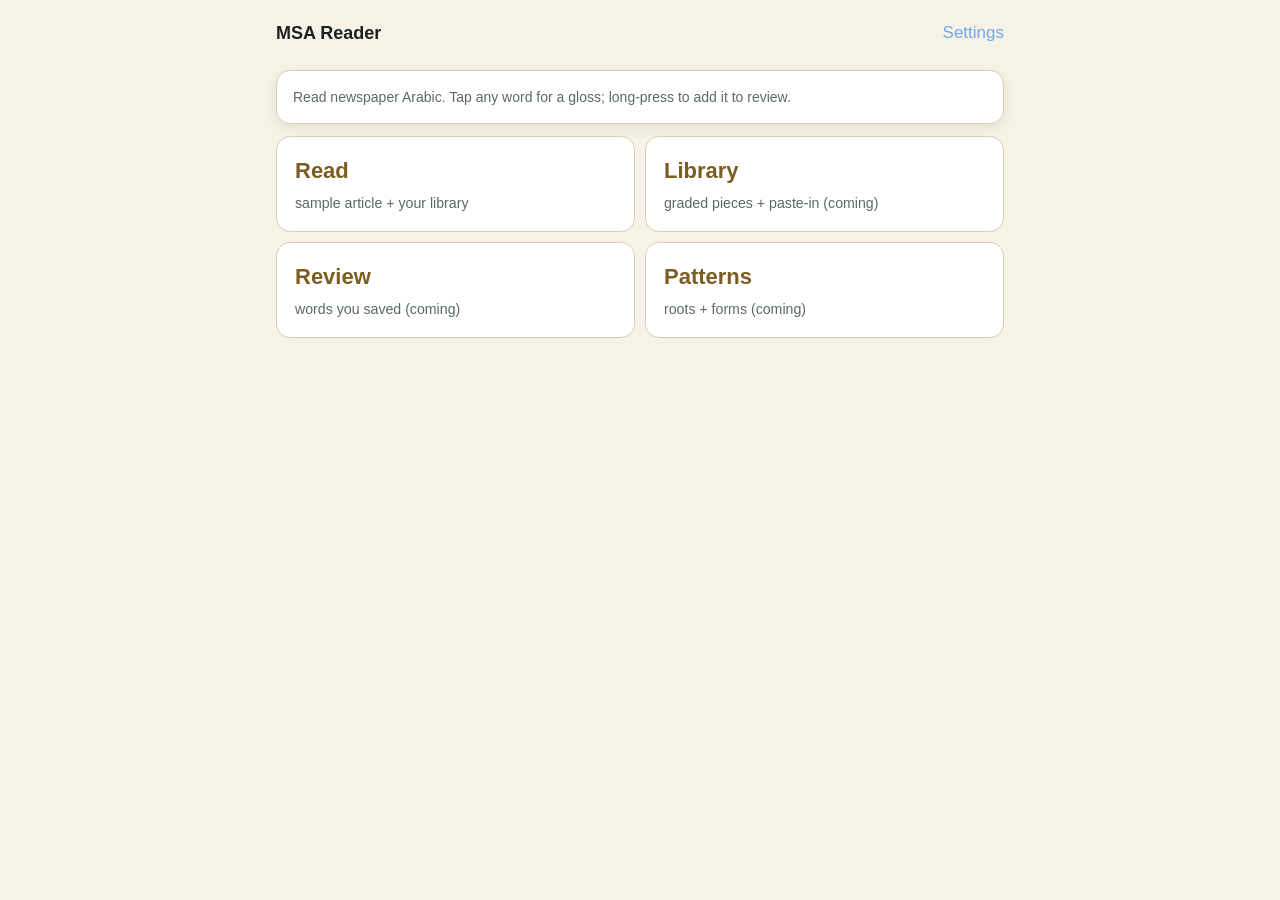
<file: arabic-newspaper/index.html>
<!doctype html>
<html lang="en">
<head>
  <meta charset="utf-8" />
  <meta name="viewport" content="width=device-width, initial-scale=1, viewport-fit=cover" />
  <meta name="theme-color" content="#0e1822" />
  <meta name="color-scheme" content="dark light" />
  <title>MSA Reader</title>
  <link rel="manifest" href="./manifest.webmanifest" />
  <link rel="icon" href="./icon.svg" type="image/svg+xml" />
  <link rel="apple-touch-icon" href="./icon.svg" />
  <link rel="stylesheet" href="./styles.css" />
</head>
<body>
  <main id="app" aria-live="polite">
    <div class="boot">Loading…</div>
  </main>
  <div id="popup" class="popup" role="dialog" aria-modal="true" hidden></div>
  <div id="toast" class="toast" role="status" aria-live="polite" hidden></div>
  <script type="module" src="./src/main.js"></script>
</body>
</html>
</file>
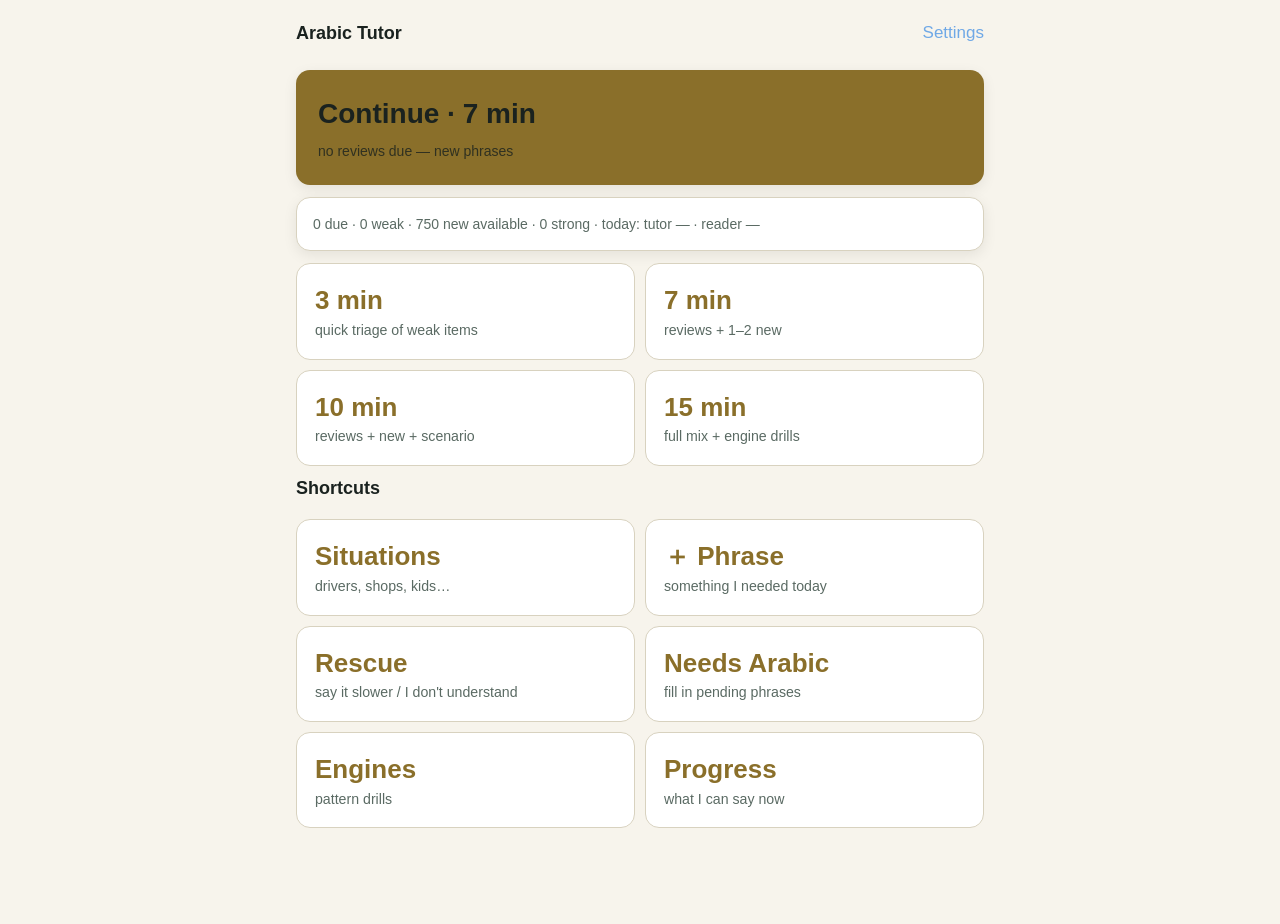
<file: arabic-tutor/index.html>
<!doctype html>
<html lang="en">
<head>
  <meta charset="utf-8" />
  <meta name="viewport" content="width=device-width, initial-scale=1, viewport-fit=cover" />
  <meta name="theme-color" content="#0f1f1a" />
  <meta name="color-scheme" content="dark light" />
  <title>Arabic Tutor</title>
  <link rel="manifest" href="./manifest.webmanifest" />
  <link rel="icon" href="./icon.svg" type="image/svg+xml" />
  <link rel="apple-touch-icon" href="./icon.svg" />
  <link rel="stylesheet" href="./styles.css" />
</head>
<body>
  <main id="app" aria-live="polite">
    <div class="boot">Loading…</div>
  </main>
  <div id="toast" class="toast" role="status" aria-live="polite" hidden></div>
  <script type="module" src="./src/main.js"></script>
</body>
</html>
</file>
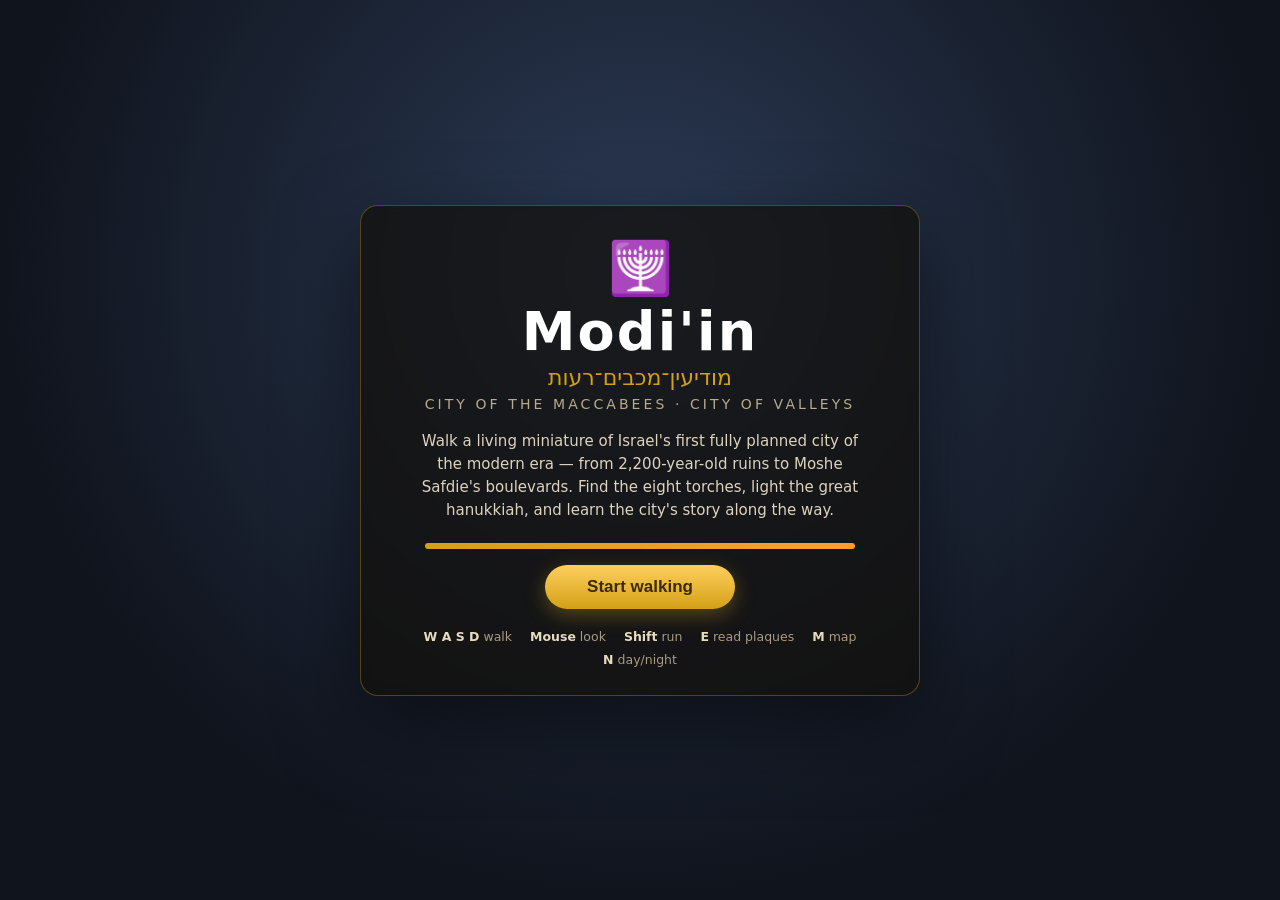
<file: modiin-simulator/index.html>
<!DOCTYPE html>
<html lang="en" dir="ltr">
<head>
<meta charset="utf-8">
<meta name="viewport" content="width=device-width, initial-scale=1, maximum-scale=1, user-scalable=no">
<title>Modi'in — City Walk | מודיעין־מכבים־רעות</title>
<meta name="description" content="Walk through a living miniature of Modi'in-Maccabim-Re'ut — from the Maccabees' hometown to Moshe Safdie's city of valleys.">
<link rel="stylesheet" href="styles.css">
<link rel="icon" href="data:image/svg+xml,<svg xmlns='http://www.w3.org/2000/svg' viewBox='0 0 100 100'><text y='80' font-size='80'>🕎</text></svg>">
<script type="importmap">
{ "imports": { "three": "./vendor/three.module.min.js" } }
</script>
</head>
<body>
<canvas id="scene"></canvas>

<!-- ── Loading / title screen ─────────────────────────── -->
<div id="intro" class="overlay">
  <div class="intro-card">
    <div class="intro-emblem">🕎</div>
    <h1>Modi'in</h1>
    <div class="intro-heb">מודיעין־מכבים־רעות</div>
    <p class="intro-tag">City of the Maccabees · City of Valleys</p>
    <p class="intro-desc">Walk a living miniature of Israel's first fully planned city of the modern era —
      from 2,200-year-old ruins to Moshe Safdie's boulevards. Find the eight torches,
      light the great hanukkiah, and learn the city's story along the way.</p>
    <div id="intro-progress"><div id="intro-bar"></div></div>
    <button id="start-btn" disabled>Preparing the hills…</button>
    <div class="intro-keys">
      <span><b>W A S D</b> walk</span><span><b>Mouse</b> look</span>
      <span><b>Shift</b> run</span><span><b>E</b> read plaques</span>
      <span><b>M</b> map</span><span><b>N</b> day/night</span>
    </div>
  </div>
</div>

<!-- ── HUD ────────────────────────────────────────────── -->
<div id="hud" class="hidden">
  <div id="compass"><div id="compass-strip"></div><div class="compass-notch"></div></div>

  <div id="location-banner" class="hidden">
    <div id="location-name"></div>
    <div id="location-sub"></div>
  </div>

  <div id="torch-tracker" title="Torches of the relay">
    <span id="torch-flames"></span>
    <span id="torch-count"></span>
  </div>

  <div id="prompt" class="hidden"><b>E</b> <span id="prompt-text"></span></div>

  <div id="minimap-wrap">
    <canvas id="minimap" width="220" height="220"></canvas>
    <div id="minimap-label">Modi'in</div>
  </div>

  <div id="hud-buttons">
    <button id="btn-map" title="Full map (M)">🗺️</button>
    <button id="btn-night" title="Day / night (N)">🌗</button>
    <button id="btn-help" title="Help (H)">❓</button>
  </div>

  <div id="crosshair"></div>

  <!-- touch controls -->
  <div id="stick-zone"><div id="stick-base"><div id="stick-nub"></div></div></div>
  <button id="touch-action" class="hidden">E</button>
</div>

<!-- ── Info card (plaques) ────────────────────────────── -->
<div id="card" class="overlay hidden">
  <div class="card-body">
    <div class="card-kicker" id="card-kicker"></div>
    <h2 id="card-title"></h2>
    <div class="card-heb" id="card-heb"></div>
    <div id="card-text"></div>
    <div id="card-quiz" class="hidden">
      <div class="quiz-q" id="quiz-q"></div>
      <div class="quiz-answers" id="quiz-answers"></div>
      <div class="quiz-result hidden" id="quiz-result"></div>
    </div>
    <button id="card-close">Continue walking ↵</button>
  </div>
</div>

<!-- ── Full map ───────────────────────────────────────── -->
<div id="bigmap-wrap" class="overlay hidden">
  <div class="bigmap-card">
    <h2>Modi'in-Maccabim-Re'ut <span class="bigmap-heb">מפת העיר</span></h2>
    <canvas id="bigmap" width="900" height="700"></canvas>
    <div class="bigmap-hint">Click anywhere to close · Gold dots are places worth visiting</div>
  </div>
</div>

<!-- ── Toast ──────────────────────────────────────────── -->
<div id="toast" class="hidden"></div>

<script type="module" src="src/main.js"></script>
</body>
</html>
</file>
<file: arabic-newspaper/styles.css>
@font-face {
  font-family: 'Noto Naskh Arabic';
  font-style: normal;
  font-weight: 400 700;
  font-display: swap;
  src: url('./fonts/NotoNaskhArabic-400.woff2') format('woff2');
  unicode-range: U+0600-06FF, U+0750-077F, U+08A0-08FF, U+FB50-FDFF, U+FE70-FEFF;
}

:root {
  --bg: #0e1822;
  --surface: #16222e;
  --surface-2: #1f2d3b;
  --border: #2d3e4f;
  --text: #e6ecf2;
  --muted: #8aa0b3;
  --accent: #c8b58a;          /* warm cream, ink-on-paper feel */
  --accent-soft: #8a7d5a;
  --known: #5b8f6f;            /* word familiarity hints in Reader */
  --unknown: #c98a7a;
  --good: #5fbf8f;
  --hard: #d9b25a;
  --again: #d97a7a;
  --easy: #6fa8e6;
  --shadow: 0 6px 18px rgba(0,0,0,0.35);
  --radius: 14px;
  --radius-sm: 8px;
  --tap: 56px;
  color-scheme: dark;
}

@media (prefers-color-scheme: light) {
  :root {
    --bg: #f7f2e8;
    --surface: #ffffff;
    --surface-2: #efe7d4;
    --border: #d8cdb4;
    --text: #1a221f;
    --muted: #5a6a63;
    --accent: #7a5d20;
    --accent-soft: #b8a273;
    --known: #2e7a55;
    --unknown: #a74e3e;
    --shadow: 0 4px 14px rgba(0,0,0,0.08);
    color-scheme: light;
  }
}

* { box-sizing: border-box; }
[hidden] { display: none !important; }

:root {
  --ar-size: 28px;
  --ar-size-lg: 36px;
  --ar-size-sm: 20px;
  --ui-scale: 1;
}
:root[data-ar-size="xxsmall"] { --ar-size: 18px; --ar-size-lg: 22px; --ar-size-sm: 14px; }
:root[data-ar-size="xsmall"]  { --ar-size: 22px; --ar-size-lg: 28px; --ar-size-sm: 16px; }
:root[data-ar-size="small"]   { --ar-size: 24px; --ar-size-lg: 30px; --ar-size-sm: 18px; }
:root[data-ar-size="medium"]  { --ar-size: 28px; --ar-size-lg: 36px; --ar-size-sm: 20px; }
:root[data-ar-size="large"]   { --ar-size: 34px; --ar-size-lg: 44px; --ar-size-sm: 24px; }
:root[data-ar-size="xlarge"]  { --ar-size: 42px; --ar-size-lg: 54px; --ar-size-sm: 28px; }

:root[data-ui-size="xxsmall"] { --ui-scale: 0.78; }
:root[data-ui-size="xsmall"]  { --ui-scale: 0.86; }
:root[data-ui-size="small"]   { --ui-scale: 0.92; }
:root[data-ui-size="medium"]  { --ui-scale: 1; }
:root[data-ui-size="large"]   { --ui-scale: 1.12; }
:root[data-ui-size="xlarge"]  { --ui-scale: 1.25; }

html, body {
  margin: 0;
  padding: 0;
  background: var(--bg);
  color: var(--text);
  font-family: -apple-system, BlinkMacSystemFont, 'Segoe UI', Roboto, 'Helvetica Neue', Arial, sans-serif;
  font-size: calc(17px * var(--ui-scale));
  line-height: 1.45;
  -webkit-font-smoothing: antialiased;
  overscroll-behavior-y: none;
}

body {
  min-height: 100dvh;
  padding: env(safe-area-inset-top) env(safe-area-inset-right) env(safe-area-inset-bottom) env(safe-area-inset-left);
}

#app {
  max-width: 760px;
  margin: 0 auto;
  padding: 16px 16px 96px;
}

.boot { text-align: center; color: var(--muted); padding: 40px 0; }

h1, h2, h3 { margin: 0 0 8px; line-height: 1.2; }
h1 { font-size: calc(22px * var(--ui-scale)); font-weight: 600; }
h2 { font-size: calc(18px * var(--ui-scale)); font-weight: 600; }
h3 { font-size: calc(16px * var(--ui-scale)); font-weight: 600; }

p  { margin: 0 0 12px; }
a  { color: var(--easy); text-decoration: none; }
a:hover, a:focus { text-decoration: underline; }

button {
  font: inherit;
  background: var(--surface-2);
  color: var(--text);
  border: 1px solid var(--border);
  border-radius: var(--radius);
  padding: 12px 16px;
  min-height: var(--tap);
  cursor: pointer;
  transition: background 120ms ease, transform 80ms ease;
}
button:active { transform: translateY(1px); }
button:focus-visible { outline: 2px solid var(--accent); outline-offset: 2px; }
button.primary { background: var(--accent); color: #1a221f; border-color: transparent; font-weight: 600; }
button.ghost { background: transparent; }
button[disabled] { opacity: 0.5; cursor: not-allowed; }

.row { display: flex; gap: 8px; flex-wrap: wrap; }
.col { display: flex; flex-direction: column; gap: 12px; }
.spacer { flex: 1; }
.muted { color: var(--muted); font-size: calc(14px * var(--ui-scale)); }

.card {
  background: var(--surface);
  border: 1px solid var(--border);
  border-radius: var(--radius);
  padding: 16px;
  box-shadow: var(--shadow);
}

.tile {
  display: flex;
  flex-direction: column;
  align-items: stretch;
  justify-content: space-between;
  background: var(--surface);
  border: 1px solid var(--border);
  border-radius: var(--radius);
  padding: 18px;
  text-align: left;
  min-height: 96px;
}
.tile .big { font-size: calc(22px * var(--ui-scale)); font-weight: 700; color: var(--accent); }
.tile small { color: var(--muted); }

.grid-2 { display: grid; grid-template-columns: 1fr 1fr; gap: 10px; }

.appbar {
  display: flex;
  align-items: center;
  gap: 8px;
  padding: 4px 0 12px;
}
.appbar .title { font-weight: 600; font-size: calc(18px * var(--ui-scale)); }

/* Arabic blocks (RTL, Naskh) — used by the Reader and word popup */
.ar {
  direction: rtl;
  unicode-bidi: isolate;
  font-family: 'Noto Naskh Arabic', 'Amiri', 'Scheherazade New', serif;
  font-size: var(--ar-size);
  line-height: 2;
  text-align: right;
}
.ar.lg { font-size: var(--ar-size-lg); line-height: 1.7; }
.ar.sm { font-size: var(--ar-size-sm); line-height: 1.7; }

/* Reader: the article body. Each tappable token is a span. */
.reader { background: var(--surface); border: 1px solid var(--border); border-radius: var(--radius); padding: 20px 16px; box-shadow: var(--shadow); }
.reader p { margin: 0 0 0.8em; }
.tok { cursor: pointer; padding: 0 1px; border-radius: 3px; transition: background 80ms ease; }
.tok:hover { background: color-mix(in srgb, var(--accent) 18%, transparent); }
.tok.known   { color: var(--known); }
.tok.unknown { color: var(--unknown); }
.tok.active  { background: color-mix(in srgb, var(--accent) 35%, transparent); }

/* Word popup — bottom sheet on phones, centered card on wider */
.popup {
  position: fixed; inset: auto 0 0 0;
  max-width: 720px; margin: 0 auto;
  background: var(--surface); border-top: 1px solid var(--border);
  border-radius: 18px 18px 0 0; padding: 16px;
  box-shadow: 0 -10px 28px rgba(0,0,0,0.4);
  z-index: 40; max-height: 70vh; overflow-y: auto;
}
.popup .gloss-row { display: flex; gap: 12px; align-items: baseline; flex-wrap: wrap; padding: 4px 0; }
.popup .gloss-label { color: var(--muted); font-size: calc(13px * var(--ui-scale)); min-width: 56px; }
.popup .gloss-val   { font-size: calc(15px * var(--ui-scale)); }
.popup .gloss-val.he { direction: rtl; font-family: 'Noto Naskh Arabic', serif; }
.popup .actions { display: flex; gap: 8px; margin-top: 14px; }

/* Toast */
.toast {
  position: fixed; left: 50%; bottom: 24px; transform: translateX(-50%);
  background: var(--surface-2); border: 1px solid var(--border); color: var(--text);
  padding: 10px 16px; border-radius: 999px; box-shadow: var(--shadow);
  z-index: 50; max-width: 90vw;
}
.toast[hidden] { display: none; }

.empty { text-align: center; color: var(--muted); padding: 32px 16px; }
</file>
<file: arabic-tutor/styles.css>
@font-face {
  font-family: 'Noto Naskh Arabic';
  font-style: normal;
  font-weight: 400 700;
  font-display: swap;
  src: url('./fonts/NotoNaskhArabic-400.woff2') format('woff2');
  unicode-range: U+0600-06FF, U+0750-077F, U+08A0-08FF, U+FB50-FDFF, U+FE70-FEFF;
}

:root {
  --bg: #0f1f1a;
  --surface: #16302a;
  --surface-2: #1d3a30;
  --border: #2a4a3e;
  --text: #e8efe9;
  --muted: #8fa89d;
  --accent: #e8d6a7;
  --good: #5fbf8f;
  --hard: #d9b25a;
  --again: #d97a7a;
  --easy: #6fa8e6;
  --shadow: 0 6px 18px rgba(0,0,0,0.35);
  --radius: 14px;
  --radius-sm: 8px;
  --tap: 56px;
  color-scheme: dark;
}

@media (prefers-color-scheme: light) {
  :root {
    --bg: #f7f4ec;
    --surface: #ffffff;
    --surface-2: #efe9d8;
    --border: #d8d2bf;
    --text: #1a221f;
    --muted: #5a6a63;
    --accent: #8a6f2a;
    --shadow: 0 4px 14px rgba(0,0,0,0.08);
    color-scheme: light;
  }
}

* { box-sizing: border-box; }
[hidden] { display: none !important; }

/* ---- Font-size scales (driven by data attributes on <html>) ---- */
:root {
  --ar-size: 36px;
  --ar-size-lg: 44px;
  --ar-size-sm: 24px;
  --ui-scale: 1;
}
:root[data-ar-size="xxsmall"] { --ar-size: 18px; --ar-size-lg: 22px; --ar-size-sm: 14px; }
:root[data-ar-size="xsmall"]  { --ar-size: 22px; --ar-size-lg: 28px; --ar-size-sm: 16px; }
:root[data-ar-size="small"]   { --ar-size: 28px; --ar-size-lg: 34px; --ar-size-sm: 20px; }
:root[data-ar-size="medium"]  { --ar-size: 36px; --ar-size-lg: 44px; --ar-size-sm: 24px; }
:root[data-ar-size="large"]   { --ar-size: 44px; --ar-size-lg: 54px; --ar-size-sm: 28px; }
:root[data-ar-size="xlarge"]  { --ar-size: 54px; --ar-size-lg: 66px; --ar-size-sm: 32px; }

:root[data-ui-size="xxsmall"] { --ui-scale: 0.78; }
:root[data-ui-size="xsmall"]  { --ui-scale: 0.86; }
:root[data-ui-size="small"]   { --ui-scale: 0.92; }
:root[data-ui-size="medium"]  { --ui-scale: 1; }
:root[data-ui-size="large"]   { --ui-scale: 1.12; }
:root[data-ui-size="xlarge"]  { --ui-scale: 1.25; }

html, body {
  margin: 0;
  padding: 0;
  background: var(--bg);
  color: var(--text);
  font-family: -apple-system, BlinkMacSystemFont, 'Segoe UI', Roboto, 'Helvetica Neue', Arial, sans-serif;
  font-size: calc(17px * var(--ui-scale));
  line-height: 1.45;
  -webkit-font-smoothing: antialiased;
  overscroll-behavior-y: none;
}

body {
  min-height: 100dvh;
  padding: env(safe-area-inset-top) env(safe-area-inset-right) env(safe-area-inset-bottom) env(safe-area-inset-left);
}

#app {
  max-width: 720px;
  margin: 0 auto;
  padding: 16px 16px 96px;
}

.boot {
  text-align: center;
  color: var(--muted);
  padding: 40px 0;
}

h1, h2, h3 { margin: 0 0 8px; line-height: 1.2; }
h1 { font-size: calc(22px * var(--ui-scale)); font-weight: 600; }
h2 { font-size: calc(18px * var(--ui-scale)); font-weight: 600; }
h3 { font-size: calc(16px * var(--ui-scale)); font-weight: 600; }

p { margin: 0 0 12px; }

a { color: var(--easy); text-decoration: none; }
a:hover, a:focus { text-decoration: underline; }

button {
  font: inherit;
  background: var(--surface-2);
  color: var(--text);
  border: 1px solid var(--border);
  border-radius: var(--radius);
  padding: 12px 16px;
  min-height: var(--tap);
  cursor: pointer;
  transition: background 120ms ease, transform 80ms ease;
}
button:active { transform: translateY(1px); }
button:focus-visible { outline: 2px solid var(--accent); outline-offset: 2px; }
button.primary { background: var(--accent); color: #1a221f; border-color: transparent; font-weight: 600; }
button.ghost { background: transparent; }
button[disabled] { opacity: 0.5; cursor: not-allowed; }

.row { display: flex; gap: 8px; flex-wrap: wrap; }
.col { display: flex; flex-direction: column; gap: 12px; }
.spacer { flex: 1; }
.muted { color: var(--muted); font-size: calc(14px * var(--ui-scale)); }

.card {
  background: var(--surface);
  border: 1px solid var(--border);
  border-radius: var(--radius);
  padding: 16px;
  box-shadow: var(--shadow);
}

.tile {
  display: flex;
  flex-direction: column;
  align-items: stretch;
  justify-content: space-between;
  background: var(--surface);
  border: 1px solid var(--border);
  border-radius: var(--radius);
  padding: 18px;
  text-align: left;
  min-height: 96px;
}
.tile .big { font-size: calc(26px * var(--ui-scale)); font-weight: 700; color: var(--accent); }
.tile small { color: var(--muted); }

/* The one dominant action on Home — mirrors msa-reader's Continue. */
.continue-btn {
  display: flex;
  flex-direction: column;
  align-items: flex-start;
  gap: 6px;
  background: var(--accent);
  color: #1a221f;
  border: none;
  border-radius: var(--radius);
  padding: 24px 22px;
  min-height: 110px;
  box-shadow: var(--shadow);
}
.continue-btn .continue-big { font-size: calc(28px * var(--ui-scale)); font-weight: 800; }
.continue-btn .continue-sub { font-size: calc(14px * var(--ui-scale)); opacity: 0.8; font-weight: 500; }

.grid-2 { display: grid; grid-template-columns: 1fr 1fr; gap: 10px; }

.appbar {
  display: flex;
  align-items: center;
  gap: 8px;
  padding: 4px 0 12px;
}
.appbar .title { font-weight: 600; font-size: calc(18px * var(--ui-scale)); }

/* Arabic blocks (size driven by --ar-size; UI scale doesn't apply) */
.ar {
  direction: rtl;
  unicode-bidi: isolate;
  font-family: 'Noto Naskh Arabic', 'Amiri', 'Scheherazade New', serif;
  font-size: var(--ar-size);
  line-height: 1.6;
  text-align: right;
}
.ar.lg { font-size: var(--ar-size-lg); }
.ar.sm { font-size: var(--ar-size-sm); line-height: 1.5; }

.translit { font-style: italic; color: var(--accent); font-size: calc(18px * var(--ui-scale)); }

/* Building-blocks list shown in the multi-step new-item intro */
.components { display: flex; flex-direction: column; gap: 6px; padding: 8px 0; }
.components-row { display: flex; gap: 4px; align-items: baseline; flex-wrap: wrap; }
.components-row .translit { font-size: calc(17px * var(--ui-scale)); }

.context { font-style: italic; color: var(--muted); font-size: calc(14px * var(--ui-scale)); line-height: 1.4; }
.context::before { content: '↳ '; opacity: 0.6; }
.note { background: var(--surface-2); border-left: 3px solid var(--accent); padding: 8px 12px; border-radius: var(--radius-sm); margin-top: 8px; font-size: calc(14px * var(--ui-scale)); color: var(--muted); }
.note.fusha { border-left-color: var(--easy); }
.tag { display: inline-block; background: var(--surface-2); color: var(--muted); border-radius: 999px; padding: 2px 10px; font-size: calc(12px * var(--ui-scale)); margin-right: 4px; }
.tag.leech { background: color-mix(in srgb, var(--again) 16%, var(--surface-2)); color: var(--again); }

/* Grade buttons */
.grades { display: grid; grid-template-columns: repeat(4, 1fr); gap: 8px; margin-top: 12px; }
.grades button { padding: 14px 8px; min-height: 64px; border-radius: var(--radius); font-weight: 600; }
.grades .again { background: color-mix(in srgb, var(--again) 16%, var(--surface)); border-color: var(--again); }
.grades .hard  { background: color-mix(in srgb, var(--hard) 16%, var(--surface)); border-color: var(--hard); }
.grades .good  { background: color-mix(in srgb, var(--good) 18%, var(--surface)); border-color: var(--good); }
.grades .easy  { background: color-mix(in srgb, var(--easy) 16%, var(--surface)); border-color: var(--easy); }
.grades small { display: block; font-weight: 400; color: var(--muted); font-size: calc(11px * var(--ui-scale)); margin-top: 2px; }

/* Form / inputs */
input, textarea, select {
  font: inherit;
  background: var(--surface);
  color: var(--text);
  border: 1px solid var(--border);
  border-radius: var(--radius-sm);
  padding: 12px;
  width: 100%;
}
input.ar, textarea.ar { font-family: 'Noto Naskh Arabic', serif; font-size: var(--ar-size-sm); line-height: 1.5; }
label { display: block; font-size: calc(14px * var(--ui-scale)); color: var(--muted); margin-bottom: 4px; }
.field { margin-bottom: 12px; }

/* Toast */
.toast {
  position: fixed; left: 50%; bottom: 24px; transform: translateX(-50%);
  background: var(--surface-2); border: 1px solid var(--border); color: var(--text);
  padding: 10px 16px; border-radius: 999px; box-shadow: var(--shadow);
  z-index: 50; max-width: 90vw;
}
.toast[hidden] { display: none; }

/* Update banner */
.banner {
  background: var(--surface-2); border: 1px solid var(--border); border-radius: var(--radius);
  padding: 10px 12px; margin-bottom: 12px; display: flex; gap: 8px; align-items: center;
}
.banner.warn { border-color: var(--hard); background: color-mix(in srgb, var(--hard) 10%, var(--surface)); }

/* Lists */
ul.list { list-style: none; padding: 0; margin: 0; display: flex; flex-direction: column; gap: 8px; }
ul.list li { background: var(--surface); border: 1px solid var(--border); border-radius: var(--radius); padding: 12px; }

.progress { height: 8px; background: var(--surface-2); border-radius: 999px; overflow: hidden; }
.progress > span { display: block; height: 100%; background: var(--accent); transition: width 200ms ease; }

.empty { text-align: center; color: var(--muted); padding: 32px 16px; }

.recbar { display: flex; gap: 8px; align-items: center; margin-top: 12px; }
.recdot { width: 10px; height: 10px; border-radius: 50%; background: var(--again); animation: pulse 1.2s infinite; }
@keyframes pulse { 0%,100% { opacity: 0.6; } 50% { opacity: 1; } }
</file>
<file: modiin-simulator/styles.css>
/* Modi'in City Walk — UI */
:root {
  --stone: #efe7d8;
  --stone-dark: #d8cbb2;
  --ink: #2b2317;
  --gold: #d4a017;
  --flame: #ff9d2e;
  --blue: #1c5d99;
  --panel: rgba(24, 20, 14, 0.88);
  --panel-ink: #f4ecdd;
  font-family: "Segoe UI", system-ui, -apple-system, sans-serif;
}
* { margin: 0; padding: 0; box-sizing: border-box; }
html, body { width: 100%; height: 100%; overflow: hidden; background: #0d0f14; color: var(--ink); }
body { -webkit-user-select: none; user-select: none; -webkit-touch-callout: none; overscroll-behavior: none; }
#scene { position: fixed; inset: 0; width: 100%; height: 100%; display: block; touch-action: none; }
#hud, #stick-zone, #stick-base, #touch-action { touch-action: none; }
.hidden { display: none !important; }

.overlay { position: fixed; inset: 0; z-index: 40; display: flex; align-items: center; justify-content: center; }

/* ── Intro ── */
#intro { background: radial-gradient(ellipse at 50% 30%, #2b3a55 0%, #10141d 70%); }
.intro-card {
  max-width: 560px; width: calc(100% - 32px); text-align: center; color: var(--panel-ink);
  background: rgba(18, 16, 12, .72); border: 1px solid rgba(212,160,23,.35); border-radius: 18px;
  padding: 36px 34px 28px; backdrop-filter: blur(6px); box-shadow: 0 30px 80px rgba(0,0,0,.5);
}
.intro-emblem { font-size: 52px; line-height: 1; }
.intro-card h1 { font-size: 54px; letter-spacing: .04em; margin-top: 6px; color: #fff; }
.intro-heb { font-size: 22px; color: var(--gold); direction: rtl; margin-top: 2px; }
.intro-tag { margin-top: 6px; font-size: 14px; text-transform: uppercase; letter-spacing: .22em; color: #b9ab8d; }
.intro-desc { margin: 18px auto 20px; font-size: 15px; line-height: 1.55; color: #ddd3bf; max-width: 46ch; }
#intro-progress { height: 6px; background: rgba(255,255,255,.12); border-radius: 3px; overflow: hidden; margin: 0 30px 16px; }
#intro-bar { height: 100%; width: 0%; background: linear-gradient(90deg, var(--gold), var(--flame)); transition: width .25s; }
#start-btn {
  font-size: 17px; font-weight: 600; padding: 12px 42px; border-radius: 999px; border: none; cursor: pointer;
  background: linear-gradient(180deg, #ffcf5e, var(--gold)); color: #3a2a05; box-shadow: 0 6px 20px rgba(212,160,23,.35);
  transition: transform .15s, box-shadow .15s;
}
#start-btn:not(:disabled):hover { transform: translateY(-2px); box-shadow: 0 10px 26px rgba(212,160,23,.5); }
#start-btn:disabled { opacity: .55; cursor: wait; }
.intro-keys { display: flex; flex-wrap: wrap; gap: 8px 18px; justify-content: center; margin-top: 20px; font-size: 12.5px; color: #a99c82; }
.intro-keys b { color: #e8dcbf; }

/* ── HUD ── */
#hud { position: fixed; inset: 0; z-index: 10; pointer-events: none; }
#hud button { pointer-events: auto; }

#compass {
  position: absolute; top: 14px; left: 50%; transform: translateX(-50%);
  width: min(340px, 60vw); height: 30px; overflow: hidden; border-radius: 999px;
  background: var(--panel); color: var(--panel-ink); box-shadow: 0 4px 14px rgba(0,0,0,.35);
}
#compass-strip { position: absolute; top: 0; height: 100%; white-space: nowrap; font-size: 13px; line-height: 30px; letter-spacing: 2px; will-change: transform; }
#compass-strip span { display: inline-block; width: 60px; text-align: center; color: #cabfa6; }
#compass-strip .card-dir { color: var(--gold); font-weight: 700; }
.compass-notch { position: absolute; left: 50%; top: 0; width: 2px; height: 8px; background: var(--flame); transform: translateX(-50%); }

#location-banner {
  position: absolute; top: 58px; left: 50%; transform: translateX(-50%);
  text-align: center; color: #fff; text-shadow: 0 2px 10px rgba(0,0,0,.75);
  animation: bannerIn .5s ease; pointer-events: none;
}
#location-name { font-size: 26px; font-weight: 700; letter-spacing: .06em; }
#location-sub { font-size: 14px; color: var(--gold); }
@keyframes bannerIn { from { opacity: 0; transform: translateX(-50%) translateY(-8px); } to { opacity: 1; transform: translateX(-50%); } }

#torch-tracker {
  position: absolute; top: 14px; left: 14px; background: var(--panel); color: var(--panel-ink);
  border-radius: 12px; padding: 8px 12px; font-size: 15px; box-shadow: 0 4px 14px rgba(0,0,0,.35);
}
#torch-flames { letter-spacing: 2px; }
#torch-count { margin-left: 8px; color: var(--gold); font-weight: 600; font-size: 13px; }

#prompt {
  position: absolute; bottom: 22%; left: 50%; transform: translateX(-50%);
  background: var(--panel); color: var(--panel-ink); padding: 10px 18px; border-radius: 10px; font-size: 15px;
  box-shadow: 0 4px 14px rgba(0,0,0,.4); animation: bannerIn .25s ease;
}
#prompt b { background: var(--gold); color: #332404; border-radius: 6px; padding: 2px 9px; margin-right: 8px; }

#minimap-wrap { position: absolute; right: 14px; bottom: 14px; text-align: center; }
#minimap { border-radius: 50%; box-shadow: 0 6px 20px rgba(0,0,0,.45), 0 0 0 3px rgba(212,160,23,.55); background: #202a1e; width: min(220px, 30vw); height: min(220px, 30vw); }
#minimap-label { margin-top: 5px; font-size: 11px; letter-spacing: .3em; text-transform: uppercase; color: rgba(255,255,255,.75); text-shadow: 0 1px 4px #000; }

#hud-buttons { position: absolute; right: 14px; top: 14px; display: flex; flex-direction: column; gap: 8px; }
#hud-buttons button {
  width: 46px; height: 46px; border-radius: 12px; border: none; cursor: pointer; font-size: 20px;
  background: var(--panel); color: var(--panel-ink); box-shadow: 0 4px 14px rgba(0,0,0,.35);
}
body.touch #hud-buttons button { width: 54px; height: 54px; font-size: 23px; }
#hud-buttons button:hover { background: rgba(60, 50, 32, .92); }

#crosshair {
  position: absolute; left: 50%; top: 50%; width: 6px; height: 6px; border-radius: 50%;
  transform: translate(-50%, -50%); background: rgba(255,255,255,.75); box-shadow: 0 0 6px rgba(0,0,0,.6);
}

/* touch */
#stick-zone { position: absolute; left: 0; bottom: 0; width: 48%; height: 60%; pointer-events: none; }
#stick-base {
  position: fixed; display: none; width: 124px; height: 124px; border-radius: 50%;
  background: rgba(255,255,255,.12); border: 2.5px solid rgba(255,255,255,.4);
  box-shadow: 0 4px 16px rgba(0,0,0,.3);
}
#stick-base::after {
  content: 'WALK'; position: absolute; left: 50%; bottom: -22px; transform: translateX(-50%);
  font-size: 10px; letter-spacing: .25em; color: rgba(255,255,255,.75); text-shadow: 0 1px 3px #000;
}
#stick-nub { position: absolute; left: 50%; top: 50%; width: 52px; height: 52px; border-radius: 50%; background: rgba(255,255,255,.55); transform: translate(-50%,-50%); box-shadow: 0 2px 8px rgba(0,0,0,.35); }
#touch-action {
  position: absolute; right: 20px; bottom: calc(27vh + env(safe-area-inset-bottom, 0px));
  width: 80px; height: 80px; border-radius: 50%;
  font-size: 30px; font-weight: 700; border: none; background: var(--gold); color: #332404;
  box-shadow: 0 6px 18px rgba(0,0,0,.45); pointer-events: auto;
}
body.touch #stick-zone { pointer-events: auto; }
body.touch #stick-base { display: block; }
body.touch #minimap-wrap { bottom: calc(14px + env(safe-area-inset-bottom, 0px)); }

/* ── Info card ── */
#card { background: rgba(8, 8, 10, .55); backdrop-filter: blur(3px); }
.card-body {
  width: min(620px, calc(100% - 28px)); max-height: 84vh; overflow-y: auto;
  background: linear-gradient(180deg, #fbf5e9, var(--stone)); border-radius: 16px;
  border: 1px solid #c9b98f; box-shadow: 0 30px 80px rgba(0,0,0,.6);
  padding: 26px 30px 22px;
}
.card-kicker { font-size: 11.5px; text-transform: uppercase; letter-spacing: .25em; color: #9c7c1c; font-weight: 700; }
.card-body h2 { font-size: 28px; margin: 4px 0 0; color: var(--ink); }
.card-heb { font-size: 17px; color: #7a6a45; direction: rtl; text-align: left; margin-bottom: 10px; }
#card-text { font-size: 15px; line-height: 1.6; color: #43371f; }
#card-text p { margin: 9px 0; }
#card-text .fact { background: rgba(212,160,23,.13); border-left: 3px solid var(--gold); padding: 8px 12px; border-radius: 0 8px 8px 0; margin: 12px 0; font-size: 14px; }
#card-close {
  margin-top: 16px; font-size: 15px; font-weight: 600; padding: 10px 26px; border-radius: 999px;
  border: none; cursor: pointer; background: var(--ink); color: var(--stone);
}
#card-quiz { margin-top: 14px; border-top: 1px dashed #b7a67c; padding-top: 12px; }
.quiz-q { font-weight: 700; font-size: 15px; margin-bottom: 8px; }
.quiz-answers { display: grid; gap: 7px; }
.quiz-answers button {
  text-align: left; font-size: 14px; padding: 9px 13px; border-radius: 9px; cursor: pointer;
  border: 1px solid #bfae83; background: #fff9ec; color: #43371f;
}
.quiz-answers button:hover { border-color: var(--gold); background: #fff3d3; }
.quiz-answers button.correct { background: #d9f2d3; border-color: #4a9e3f; font-weight: 700; }
.quiz-answers button.wrong { background: #f6dcd6; border-color: #c0604e; opacity: .8; }
.quiz-result { margin-top: 9px; font-size: 14px; font-weight: 600; }

/* ── Big map ── */
#bigmap-wrap { background: rgba(8,8,10,.6); backdrop-filter: blur(3px); cursor: pointer; }
.bigmap-card {
  background: linear-gradient(180deg,#fbf5e9,var(--stone)); border-radius: 16px; padding: 18px 22px;
  box-shadow: 0 30px 80px rgba(0,0,0,.6); text-align: center; max-width: calc(100vw - 24px);
}
.bigmap-card h2 { font-size: 20px; margin-bottom: 10px; }
.bigmap-heb { color: #9c7c1c; font-size: 16px; margin-left: 10px; }
#bigmap { max-width: min(900px, calc(100vw - 70px)); max-height: 72vh; width: auto; height: auto; border-radius: 10px; }
.bigmap-hint { margin-top: 8px; font-size: 12.5px; color: #7a6a45; }

/* ── Toast ── */
#toast {
  position: fixed; bottom: 34px; left: 50%; transform: translateX(-50%); z-index: 30;
  background: var(--panel); color: var(--panel-ink); padding: 12px 22px; border-radius: 12px;
  font-size: 15px; box-shadow: 0 8px 24px rgba(0,0,0,.5); text-align: center;
  animation: bannerIn .3s ease; max-width: min(520px, calc(100vw - 40px)); pointer-events: none;
}
#toast .toast-gold { color: var(--gold); font-weight: 700; }

@media (max-width: 700px) {
  .intro-card h1 { font-size: 40px; }
  #location-name { font-size: 20px; }
  #minimap { width: 140px; height: 140px; }
  .card-body { padding: 20px 18px 16px; }
  .card-body h2 { font-size: 22px; }
  #compass { width: 46vw; height: 26px; }
  #compass-strip { font-size: 11.5px; line-height: 26px; }
  #torch-tracker { top: auto; bottom: 14px; left: 14px; font-size: 13px; padding: 6px 10px; }
  #location-banner { top: 44px; }
  #prompt { bottom: 30%; }
}
</file>
